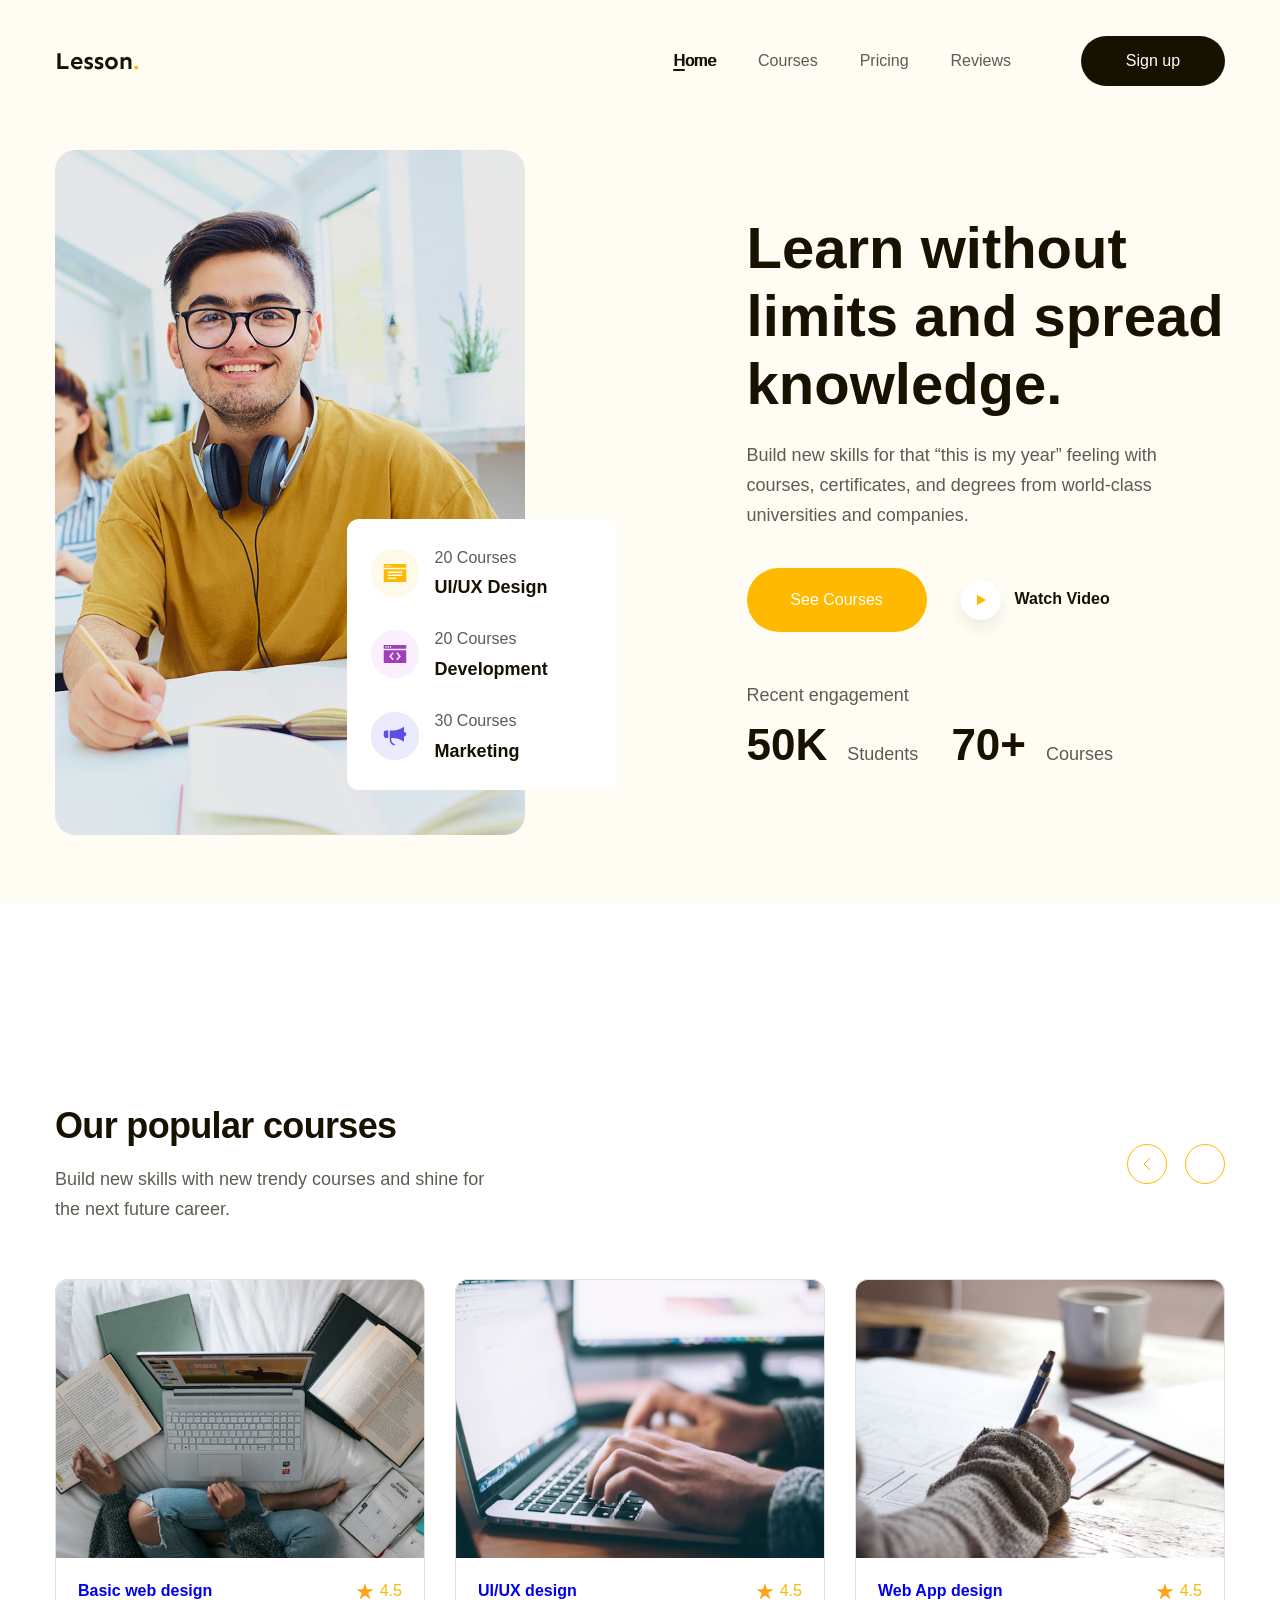
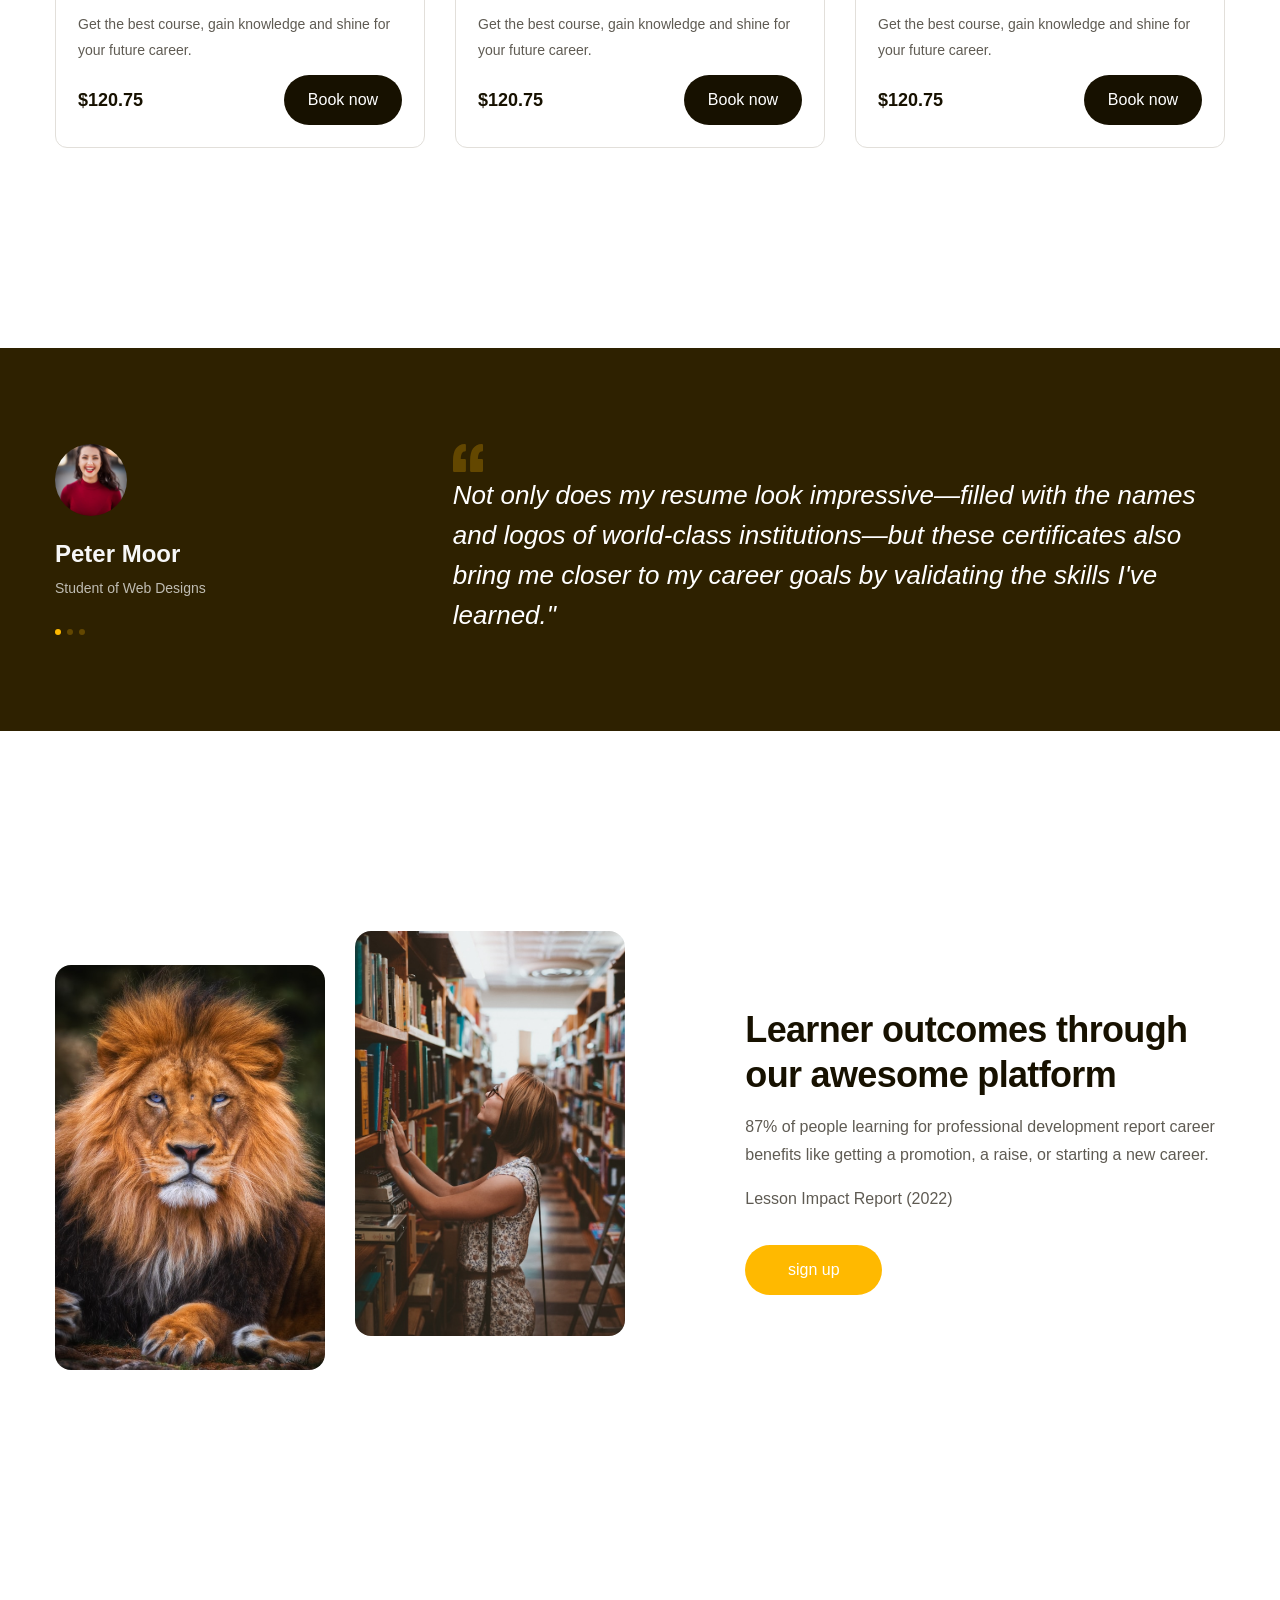
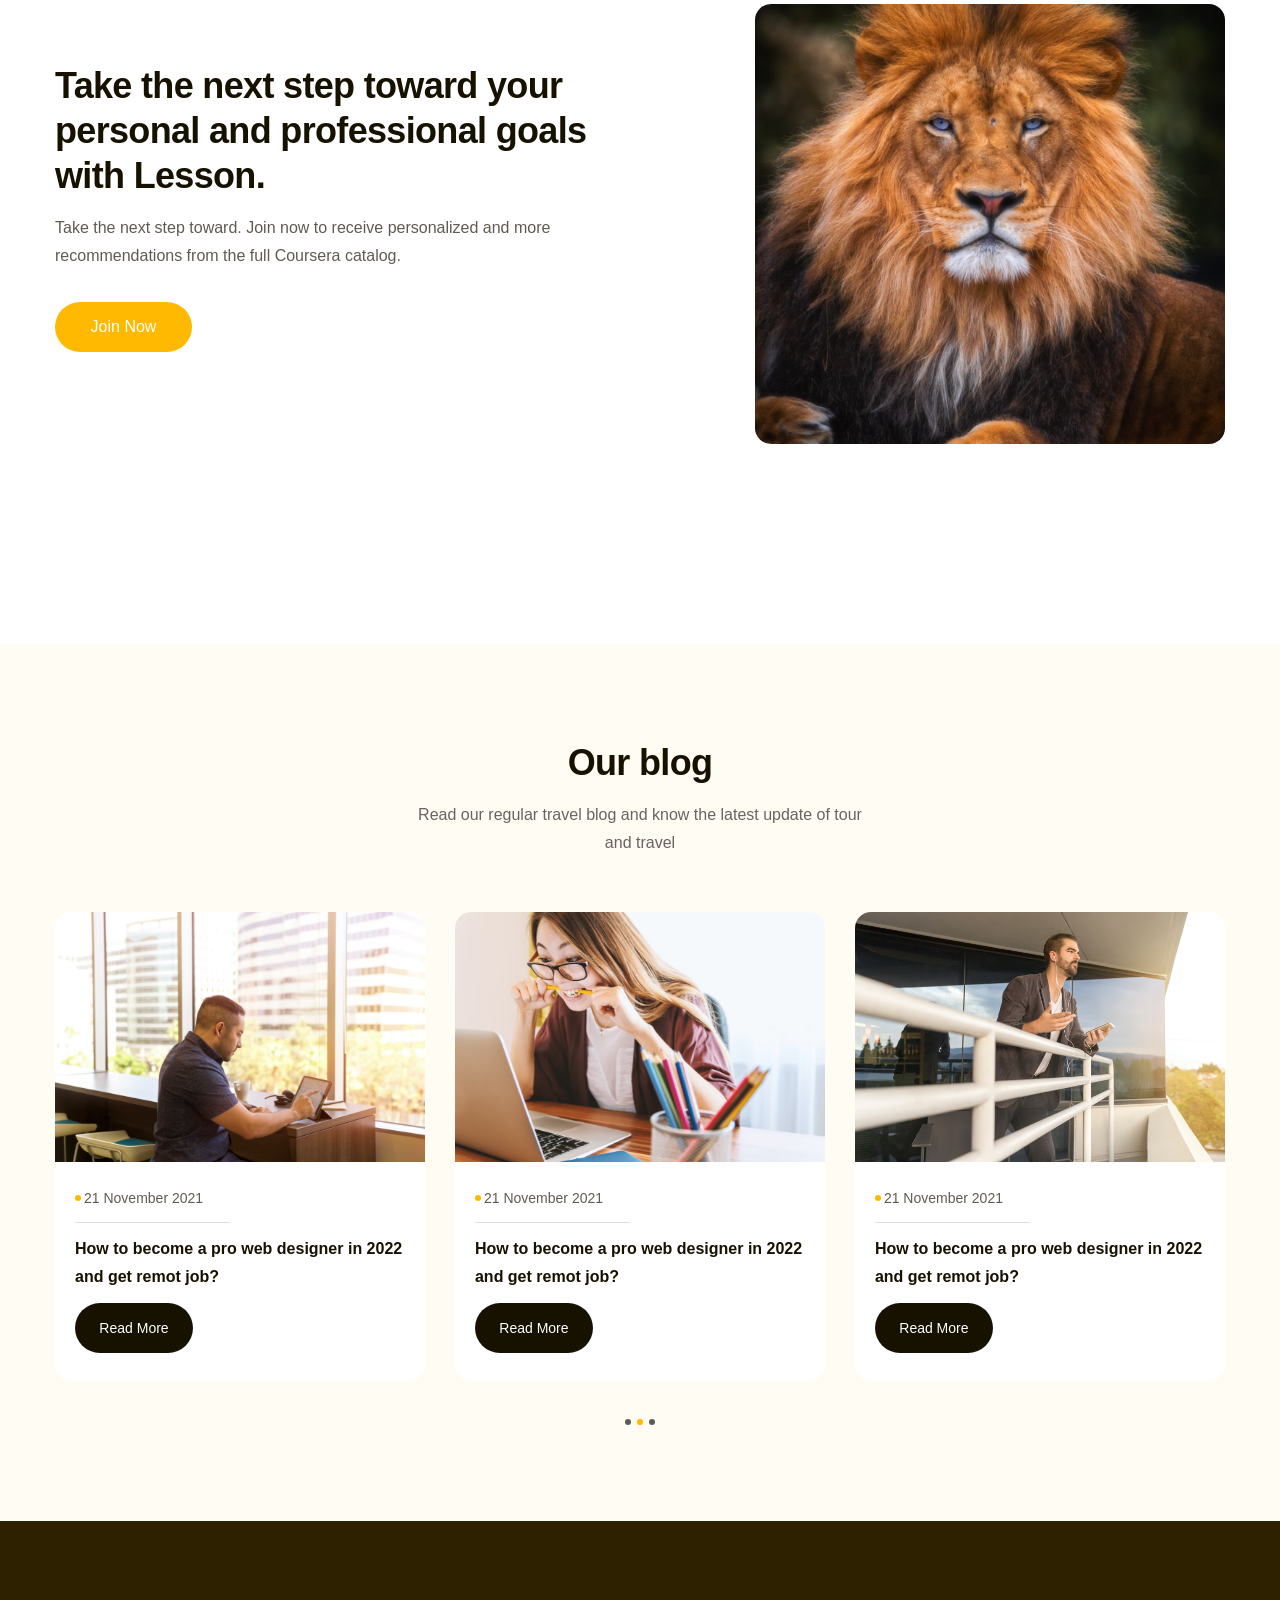
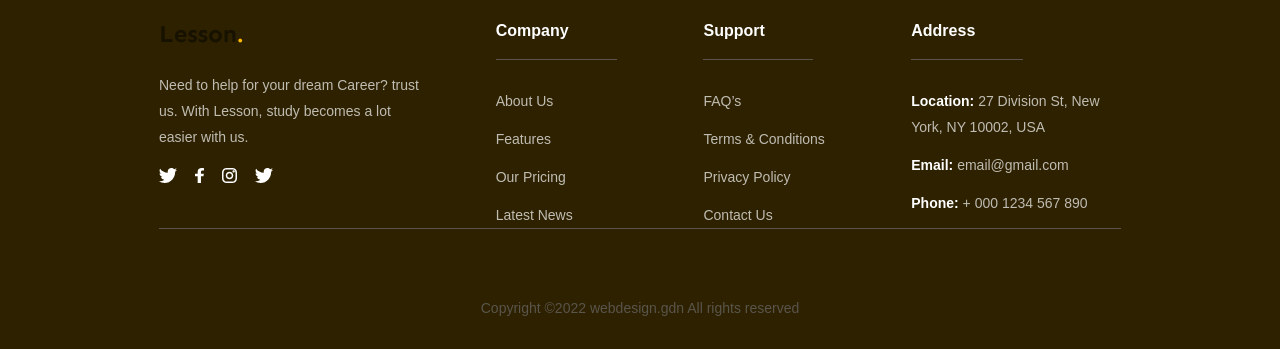
<file: 90.1 Project 01/index.html>
<!DOCTYPE html>
<html lang="en">
  <head>
    <meta charset="UTF-8" />
    <meta name="viewport" content="width=device-width, initial-scale=1.0" />
    <link rel="stylesheet" href="/assets/css/resert.css" />
    <link rel="stylesheet" href="/assets/css/style.css" />
    <title>Document</title>
  </head>
  <body>
    <!-- tạo phần header -->
    <header class="header fixed">
      <div class="main-content">
        <div class="body">
          <!-- logo -->
          <img src="/assets/img/Logo.png" alt="logo" class="logo" />

          <!-- nav -->
          <nav class="nav">
            <ul>
              <li class="active">
                <a href="#!">Home</a>
              </li>
              <li>
                <a href="#!">Courses</a>
              </li>
              <li>
                <a href="#!">Pricing</a>
              </li>
              <li>
                <a href="#!">Reviews</a>
              </li>
            </ul>
          </nav>

          <!-- btn action -->
          <div class="action">
            <a href="#!" class="btn btn-sign-up">Sign up</a>
          </div>
        </div>
      </div>
    </header>
    <!-- tạo main -->
    <main>
      <!--  tạo phần hero -->
      <div class="hero">
        <div class="main-content">
          <div class="body">
            <!-- hero left -->
            <div class="media-block">
              <img
                class="img"
                src="/assets/img/hero-img.png"
                alt="Learn without limits and spread knowledge."
              />
              <div class="hero-sumary">
                <!-- item 1 -->
                <div class="item">
                  <div class="icon">
                    <img src="./assets/icon/design.svg" alt="des" />
                  </div>
                  <div class="info">
                    <p class="label">20 Courses</p>
                    <p class="title">UI/UX Design</p>
                  </div>
                </div>
                <!-- item 2 -->
                <div class="item">
                  <div class="icon icon2">
                    <img src="./assets/icon/development.svg" alt="dev" />
                  </div>
                  <div class="info">
                    <p class="label">20 Courses</p>
                    <p class="title">Development</p>
                  </div>
                </div>
                <!-- item 3 -->
                <div class="item">
                  <div class="icon icon3">
                    <img src="./assets/icon/marketing.svg" alt="marketing" />
                  </div>
                  <div class="info">
                    <p class="label">30 Courses</p>
                    <p class="title">Marketing</p>
                  </div>
                </div>
              </div>
            </div>

            <!-- hero right -->
            <div class="content-block">
              <h1 class="heading">
                Learn without limits and spread knowledge.
              </h1>
              <p class="desc">
                Build new skills for that “this is my year” feeling with
                courses, certificates, and degrees from world-class universities
                and companies.
              </p>
              <div class="cta-group">
                <a href="#!" class="btn hero-cta">See Courses</a>
                <button class="watch-video">
                  <div class="icon">
                    <img src="/assets/icon/play.svg" alt="play" />
                  </div>
                  <span>Watch Video</span>
                </button>
              </div>
              <p class="desc desc-recent">Recent engagement</p>
              <p class="desc stats">
                <strong>50K</strong> Students <strong>70+</strong> Courses
              </p>
            </div>
          </div>
        </div>
      </div>
      <!-- popular -->
      <div class="popular">
        <div class="main-content">
          <!-- popular top -->
          <div class="popular-top">
            <!-- popular right -->
            <div class="info">
              <h2 class="heading heading-lv2">Our popular courses</h2>
              <p class="desc">
                Build new skills with new trendy courses and shine for the next
                future career.
              </p>
            </div>
            <!-- popular left -->
            <div class="controls">
              <button class="controls-btn">
                <img src="./assets/icon/phai.svg" alt="trái" />
              </button>
              <button class="controls-btn">
                <img src="./assets/icon/trai.svg" alt="phải" />
              </button>
            </div>
          </div>
          <!-- popular bottoom -->
          <div class="course-list">
            <!-- item 1 -->
            <div class="course-item">
              <a href="#!"
                ><img
                  src="./assets/img/srcot1.jpg"
                  alt="Basic web design"
                  class="thumb"
              /></a>
              <div class="info">
                <div class="head">
                  <h3 class="title">
                    <a class="line-clamp" href="#!">Basic web design</a>
                  </h3>
                  <div class="ratting">
                    <img
                      src="./assets/icon/start.svg"
                      alt="star"
                      class="star"
                    />
                    <span class="value">4.5</span>
                  </div>
                </div>
                <p class="desc line-clamp line2">
                  Get the best course, gain knowledge and shine for your future
                  career.
                </p>
                <div class="foot">
                  <span class="price">$120.75</span>
                  <button class="btn btn-book">Book now</button>
                </div>
              </div>
            </div>
            <!-- item 2 -->
            <div class="course-item">
              <a href="#!"
                ><img
                  src="./assets/img/srcot2.jpg"
                  alt="UI/UX design"
                  class="thumb"
              /></a>
              <div class="info">
                <div class="head">
                  <h3 class="title">
                    <a class="line-clamp" href="#!">UI/UX design</a>
                  </h3>
                  <div class="ratting">
                    <img
                      src="./assets/icon/start.svg"
                      alt="star"
                      class="star"
                    />
                    <span class="value">4.5</span>
                  </div>
                </div>
                <p class="desc line-clamp line2">
                  Get the best course, gain knowledge and shine for your future
                  career.
                </p>
                <div class="foot">
                  <span class="price">$120.75</span>
                  <button class="btn btn-book">Book now</button>
                </div>
              </div>
            </div>
            <!-- item 3 -->
            <div class="course-item">
              <a href="#!"
                ><img
                  src="./assets/img/srcot3.jpg"
                  alt="Web App design"
                  class="thumb"
              /></a>
              <div class="info">
                <div class="head">
                  <h3 class="title">
                    <a class="line-clamp" href="#!">Web App design</a>
                  </h3>
                  <div class="ratting">
                    <img
                      src="./assets/icon/start.svg"
                      alt="star"
                      class="star"
                    />
                    <span class="value">4.5</span>
                  </div>
                </div>
                <p class="desc line-clamp line2">
                  Get the best course, gain knowledge and shine for your future
                  career.
                </p>
                <div class="foot">
                  <span class="price">$120.75</span>
                  <button class="btn btn-book">Book now</button>
                </div>
              </div>
            </div>
          </div>
        </div>
      </div>
      <!-- feed back -->
      <div class="feedback">
        <div class="main-content">
          <div class="feedback-list">
            <!-- item feed 1 -->
            <div class="feedback-item">
              <!-- khối bến trái -->
              <div class="info">
                <img
                  src="./assets/img/ava1.jpg"
                  alt="Peter Moor"
                  class="avatar"
                />
                <p class="member-name">Peter Moor</p>
                <p class="desc">Student of Web Designs</p>
                <div class="dots">
                  <span class="dot active"></span>
                  <span class="dot"></span>
                  <span class="dot"></span>
                </div>
              </div>

              <!-- khối  bên phải -->
              <div class="content">
                <img
                  src="./assets/icon/oppen-quote.svg"
                  alt=""
                  class="open-quotes"
                />
                <blockquote>
                  Not only does my resume look impressive—filled with the names
                  and logos of world-class institutions—but these certificates
                  also bring me closer to my career goals by validating the
                  skills I've learned."
                </blockquote>
              </div>
            </div>
            <!-- item feed 2 -->
            <div class="feedback-item">
              <!-- khối bến trái -->
              <div class="info">
                <img
                  src="./assets/img/ava2.jpg"
                  alt="Peter Moor"
                  class="avatar"
                />
                <p class="member-name">Peter Moor</p>
                <p class="desc">Student of Web Designs</p>
                <div class="dots">
                  <span class="dot"></span>
                  <span class="dot active"></span>
                  <span class="dot"></span>
                </div>
              </div>

              <!-- khối  bên phải -->
              <div class="content">
                <img
                  src="./assets/icon/oppen-quote.svg"
                  alt=""
                  class="open-quotes"
                />
                <blockquote>
                  Not only does my resume look impressive—filled with the names
                  and logos of world-class institutions—but these certificates
                  also bring me closer to my career goals by validating the
                  skills I've learned."
                </blockquote>
              </div>
            </div>
            <!-- item feed 3 -->
            <div class="feedback-item">
              <!-- khối bến trái -->
              <div class="info">
                <img
                  src="./assets/img/ava3.jpg"
                  alt="Peter Moor"
                  class="avatar"
                />
                <p class="member-name">Peter Moor</p>
                <p class="desc">Student of Web Designs</p>
                <div class="dots">
                  <span class="dot"></span>
                  <span class="dot"></span>
                  <span class="dot active"></span>
                </div>
              </div>

              <!-- khối  bên phải -->
              <div class="content">
                <img
                  src="./assets/icon/oppen-quote.svg"
                  alt=""
                  class="open-quotes"
                />
                <blockquote>
                  Not only does my resume look impressive—filled with the names
                  and logos of world-class institutions—but these certificates
                  also bring me closer to my career goals by validating the
                  skills I've learned."
                </blockquote>
              </div>
            </div>
          </div>
        </div>
      </div>
      <!-- features 1-->
      <div class="features">
        <div class="main-content">
          <div class="body">
            <div class="images">
              <img class="lower" src="./assets/img/feature1.jpg" alt="lion" />
              <img src="./assets/img/feature2.jpg" alt="learn" />
            </div>
            <div class="content">
              <h2 class="heading-lv2">
                Learner outcomes through our awesome platform
              </h2>
              <p class="desc">
                87% of people learning for professional development report
                career benefits like getting a promotion, a raise, or starting a
                new career.
              </p>
              <p class="desc">Lesson Impact Report (2022)</p>
              <a href="#!" class="btn cta-btn">sign up</a>
            </div>
          </div>
        </div>
      </div>
      <!-- features 2 -->
      <div class="features features-2nd">
        <div class="main-content">
          <div class="body">
            <div class="images">
              <img class="lower" src="./assets/img/feature1.jpg" alt="lion" />
            </div>
            <div class="content">
              <h2 class="heading-lv2">
                Take the next step toward your personal and professional goals
                with Lesson.
              </h2>
              <p class="desc">
                Take the next step toward. Join now to receive personalized and
                more recommendations from the full Coursera catalog.
              </p>

              <a href="#!" class="btn cta-btn">Join Now</a>
            </div>
          </div>
        </div>
      </div>
      <div class="blogs">
        <div class="main-content">
          <div class="blog-top">
            <h2 class="heading-lv2">Our blog</h2>
            <p class="desc">
              Read our regular travel blog and know the latest update of tour
              and travel
            </p>
          </div>
          <div class="blog-list">
            <!-- item blog 1 -->
            <div class="blog-item">
              <a href="#!"
                ><img
                  class="thumb"
                  src="./assets/img/blog1.svg"
                  alt="How to become a pro web designer in 2022 and get remot job?"
              /></a>
              <div class="info">
                <span class="date">21 November 2021</span>
                <a href="#!"
                  ><h3 class="title">
                    How to become a pro web designer in 2022 and get remot job?
                  </h3></a
                >
                <a href="#!" class="btn">Read More</a>
              </div>
            </div>
            <!-- item blog 2 -->
            <div class="blog-item">
              <a href="#!"
                ><img
                  class="thumb"
                  src="./assets/img/blog2.svg"
                  alt="How to become a pro web designer in 2022 and get remot job?"
              /></a>
              <div class="info">
                <span class="date">21 November 2021</span>
                <a href="#!"
                  ><h3 class="title">
                    How to become a pro web designer in 2022 and get remot job?
                  </h3></a
                >
                <a href="#!" class="btn">Read More</a>
              </div>
            </div>
            <!-- item blog 3 -->
            <div class="blog-item">
              <a href="#!"
                ><img
                  class="thumb"
                  src="./assets/img/blog3.svg"
                  alt="How to become a pro web designer in 2022 and get remot job?"
              /></a>
              <div class="info">
                <span class="date">21 November 2021</span>
                <a href="#!"
                  ><h3 class="title">
                    How to become a pro web designer in 2022 and get remot job?
                  </h3></a
                >
                <a href="#!" class="btn">Read More</a>
              </div>
            </div>
            <!-- item blog 4 -->
            <div class="blog-item">
              <a href="#!"
                ><img
                  class="thumb"
                  src="./assets/img/blog1.svg"
                  alt="How to become a pro web designer in 2022 and get remot job?"
              /></a>
              <div class="info">
                <span class="date">21 November 2021</span>
                <a href="#!"
                  ><h3 class="title">
                    How to become a pro web designer in 2022 and get remot job?
                  </h3></a
                >
                <a href="#!" class="btn">Read More</a>
              </div>
            </div>
            <!-- item blog 5 -->
            <div class="blog-item">
              <a href="#!"
                ><img
                  class="thumb"
                  src="./assets/img/blog2.svg"
                  alt="How to become a pro web designer in 2022 and get remot job?"
              /></a>
              <div class="info">
                <span class="date">21 November 2021</span>
                <a href="#!"
                  ><h3 class="title">
                    How to become a pro web designer in 2022 and get remot job?
                  </h3></a
                >
                <a href="#!" class="btn">Read More</a>
              </div>
            </div>
            <!-- item blog 6 -->
            <div class="blog-item">
              <a href="#!"
                ><img
                  class="thumb"
                  src="./assets/img/blog3.svg"
                  alt="How to become a pro web designer in 2022 and get remot job?"
              /></a>
              <div class="info">
                <span class="date">21 November 2021</span>
                <a href="#!"
                  ><h3 class="title">
                    How to become a pro web designer in 2022 and get remot job?
                  </h3></a
                >
                <a href="#!" class="btn">Read More</a>
              </div>
            </div>
            <!-- item blog 7 -->
            <div class="blog-item">
              <a href="#!"
                ><img
                  class="thumb"
                  src="./assets/img/blog1.svg"
                  alt="How to become a pro web designer in 2022 and get remot job?"
              /></a>
              <div class="info">
                <span class="date">21 November 2021</span>
                <a href="#!"
                  ><h3 class="title">
                    How to become a pro web designer in 2022 and get remot job?
                  </h3></a
                >
                <a href="#!" class="btn">Read More</a>
              </div>
            </div>
            <!-- item blog 8 -->
            <div class="blog-item">
              <a href="#!"
                ><img
                  class="thumb"
                  src="./assets/img/blog2.svg"
                  alt="How to become a pro web designer in 2022 and get remot job?"
              /></a>
              <div class="info">
                <span class="date">21 November 2021</span>
                <a href="#!"
                  ><h3 class="title">
                    How to become a pro web designer in 2022 and get remot job?
                  </h3></a
                >
                <a href="#!" class="btn">Read More</a>
              </div>
            </div>
            <!-- item blog 9 -->
            <div class="blog-item">
              <a href="#!"
                ><img
                  class="thumb"
                  src="./assets/img/blog3.svg"
                  alt="How to become a pro web designer in 2022 and get remot job?"
              /></a>
              <div class="info">
                <span class="date">21 November 2021</span>
                <a href="#!"
                  ><h3 class="title">
                    How to become a pro web designer in 2022 and get remot job?
                  </h3></a
                >
                <a href="#!" class="btn">Read More</a>
              </div>
            </div>
          </div>
          <div class="dots">
            <span class="dot"></span>
            <span class="dot active"></span>
            <span class="dot"></span>
          </div>
        </div>
      </div>
    </main>
    <!-- footer -->
    <footer class="footer">
      <div class="main-content">
        <div class="row">
          <!-- coulum 1 -->
          <div class="coulum">
            <img src="./assets/img/Logo.png" alt="logo" class="logo" />
            <p class="desc">
              Need to help for your dream Career? trust us. With Lesson, study
              becomes a lot easier with us.
            </p>
            <div class="social">
              <a href=""
                ><img src="./assets/img/twitter.svg" alt="" class="icon"
              /></a>
              <a href=""
                ><img src="./assets/img/Facebook.svg" alt="" class="icon"
              /></a>
              <a href=""
                ><img src="./assets/img/instagram.svg" alt="" class="icon"
              /></a>
              <a href=""
                ><img src="./assets/img/twitter.svg" alt="" class="icon"
              /></a>
            </div>
          </div>
          <!-- coulum 2 -->
          <div class="coulum">
            <h3 class="title">Company</h3>
            <ul class="list">
              <li>
                <a href="#!">About Us</a>
              </li>
              <li>
                <a href="#!">Features</a>
              </li>
              <li>
                <a href="#!">Our Pricing</a>
              </li>
              <li>
                <a href="#!">Latest News</a>
              </li>
            </ul>
          </div>
          <!-- coulum 3 -->
          <div class="coulum">
            <h3 class="title">Support</h3>
            <ul class="list">
              <li>
                <a href="#!">FAQ’s</a>
              </li>
              <li>
                <a href="#!">Terms & Conditions</a>
              </li>
              <li>
                <a href="#!">Privacy Policy</a>
              </li>
              <li>
                <a href="#!">Contact Us</a>
              </li>
            </ul>
          </div>
          <!-- coulum 4 -->
          <div class="coulum">
            <h3 class="title">Address</h3>
            <ul class="list">
              <li>
                <a href="#!"
                  ><strong>Location: </strong>27 Division St, New York, NY
                  10002, USA</a
                >
              </li>
              <li>
                <a href="#!"><strong>Email:</strong> email@gmail.com</a>
              </li>
              <li>
                <a href="#!"><strong>Phone:</strong> + 000 1234 567 890</a>
              </li>
            </ul>
          </div>
        </div>
        <div class="copyright">
          <p>Copyright ©2022 webdesign.gdn All rights reserved</p>
        </div>
      </div>
    </footer>
  </body>
</html>
</file>
<file: assets/css/resert.css>
html,
body,
div,
span,
applet,
object,
iframe,
h1,
h2,
h3,
h4,
h5,
h6,
p,
blockquote,
pre,
a,
abbr,
acronym,
address,
big,
cite,
code,
del,
dfn,
em,
img,
ins,
kbd,
q,
s,
samp,
small,
strike,
strong,
sub,
sup,
tt,
var,
b,
u,
i,
center,
dl,
dt,
dd,
ol,
ul,
li,
fieldset,
form,
label,
legend,
table,
caption,
tbody,
tfoot,
thead,
tr,
th,
td,
article,
aside,
canvas,
details,
embed,
figure,
figcaption,
footer,
header,
hgroup,
menu,
nav,
output,
ruby,
section,
summary,
time,
mark,
audio,
video {
  margin: 0;
  padding: 0;
  border: 0;
  font-size: 100%;
  font: inherit;
  vertical-align: baseline;
}
/* HTML5 display-role reset for older browsers */
article,
aside,
details,
figcaption,
figure,
footer,
header,
hgroup,
menu,
nav,
section {
  display: block;
}
body {
  line-height: 1;
}
ol,
ul {
  list-style: none;
}
blockquote,
q {
  quotes: none;
}
blockquote:before,
blockquote:after,
q:before,
q:after {
  content: "";
  content: none;
}
table {
  border-collapse: collapse;
  border-spacing: 0;
}
</file>
<file: assets/css/style.css>
* {
  box-sizing: border-box;
}

:root {
  --font-heading: "Sen", sans-serif;
  --primary-color: #ffb900;
}

html {
  font-size: 62.5%;
}

body {
  font-size: 1.6rem;
  font-family: "Poppins", sans-serif;
}

/* -----------COMMON-------- */

a {
  text-decoration: none;
}

.heading-lv2 {
  font-family: var(--font-heading);
  font-size: 3.6rem;
  font-weight: 700;
  line-height: 1.25;
  color: #171100;
  letter-spacing: -0.67px;
}

.dot {
  cursor: pointer;
}

.btn {
  display: inline-block;
  min-width: 118px;
  padding: 0 16px;
  line-height: 50px;
  color: #fff;
  text-align: center;
  font-size: 1.6rem;
  font-weight: 600px;
  border-radius: 999px;
  background-color: #171100;
}

.btn:hover {
  opacity: 0.9;
  cursor: pointer;
}

.main-content {
  width: 1170px;
  max-width: calc(100% - 48px);
  margin-left: auto;
  margin-right: auto;
}

.line-clamp {
  display: -webkit-box;
  -webkit-line-clamp: var(--line-clamp, 1);
  -webkit-box-orient: vertical;
  overflow: hidden;
}

.line-clamp.line2 {
  --line-clamp: 2;
}

/* ------- header ------  */

.header {
  background: #fffcf4;
}
.header.fixed {
  position: sticky;
  top: -28px;
}

.header .body {
  display: flex;
  align-items: center;
  padding: 36px 0 8px;
}

.nav {
  margin-left: auto;
}

.nav ul {
  display: flex;
}
.nav a {
  color: #5f5b53;
  font-size: 1.6rem;
  line-height: 1.75;
  /* background-color: blue; */
  padding: 8px 21px;
  position: relative;
}

.nav li.active a,
.nav a:hover {
  color: #171100;
  /* font-weight: 600px; */
  text-shadow: 1px 0 0 currentColor;
}

.nav li.active a::after {
  position: absolute;
  left: 21px;
  bottom: 6px;
  display: block;
  content: "";
  width: 12px;
  height: 2px;
  border-radius: 1px;
  background-color: #171100;
}

.header .btn-sign-up {
  min-width: 144px;
}

.header .action {
  margin-left: 49px;
}

/* ----- hero ----- */
.hero {
  padding: 56px 0 65px;
  background-color: #fffcf4;
}

.hero .body {
  display: flex;
}

/* --- hero left ---- */
.hero .media-block {
  width: 48%;
  position: relative;
}

.hero .media-block .img {
  width: 470px;
  height: 685px;
  border-radius: 20px;
  object-fit: cover;
  /* opacity: 1; */
}

.hero .hero-sumary {
  padding: 24px;
  width: 270px;
  position: absolute;
  bottom: 48px;
  right: 0;
  border-radius: 12px;
  background: #fff;
  box-shadow: o 16px 32px 0 rgba(0, 0, 0, 0.5);
}

.hero-sumary .item {
  display: flex;
  align-items: center;
}

.hero-sumary .item + .item {
  margin-top: 22px;
}

.hero-sumary .icon {
  width: 48px;
  height: 48px;
  border-radius: 50%;
  display: flex;
  justify-content: center;
  align-items: center;
  background-color: #fff9e8;
}

.hero-sumary .icon2 {
  background-color: #fcefff;
}

.hero-sumary .icon3 {
  background-color: #ebeabf;
}

.hero-sumary .info {
  margin-left: 16px;
}

.hero-sumary .label {
  color: #5f5b53;
  font-size: 1.6rem;
  line-height: 1.86;
}

.hero-sumary .title {
  color: #171100;
  font-size: 1.8rem;
  font-weight: 600;
  line-height: 1.67;
}

/* --- hero right ----- */
.hero .content-block {
  width: 52%;
  padding-left: 130px;
  padding-top: 64px;
}

.hero .heading {
  color: #171100;
  font-family: var(--font-heading);
  font-size: 5.8rem;
  font-weight: 700;
  line-height: 1.17;
}

.hero .desc {
  color: #5f5b53;
  font-size: 1.8rem;
  line-height: 1.67;
  margin-top: 22px;
}

.hero .cta-group {
  margin-top: 38px;
  display: flex;
  align-items: center;
}

.hero .hero-cta {
  min-width: 180px;
  line-height: 64px;
  background: var(--primary-color);
}

.hero .watch-video {
  margin-left: 28px;
  border: none;
  background: transparent;
  display: flex;
  align-items: center;
}

.hero .watch-video .icon {
  display: flex;
  align-items: center;
  justify-content: center;
  width: 40px;
  height: 40px;
  border-radius: 40px;
  background: #fff;
  box-shadow: 0 8px 16px 0 rgba(0, 0, 0, 0.07);
  margin-right: 14px;
}

.hero .watch-video span {
  color: #171100;
  font-size: 1.6rem;
  font-weight: 600;
  line-height: 1.67;
}

.hero .stats {
  margin-top: 8px;
}

.hero .desc-recent {
  margin-top: 48px;
}

.hero .stats strong {
  color: #171100;
  font-family: var(--font-heading);
  font-size: 4.4rem;
  font-weight: 700;
  line-height: 1.23;
  margin-right: 15px;
}
.hero .stats strong:nth-child(2) {
  margin-left: 28px;
}

/* --- popular ---- */
.popular {
  padding: 65px 0;

  margin-top: 135px;
}

.popular-top .desc {
  margin-top: 16px;
  width: 458px;
  color: #5f5b53;
  font-size: 1.8rem;
  line-height: 1.67;
}

.popular-top {
  display: flex;
  justify-content: space-between;
}

.popular-top .controls {
  display: flex;
  align-items: center;
  gap: 18px;
}

.popular-top .controls-btn {
  display: flex;
  justify-content: center;
  align-items: center;
  width: 40px;
  height: 40px;
  border-radius: 50%;
  background: transparent;
  color: var(--primary-color);
  border: 1px solid #ffb900;
}

.popular-top .controls-btn:hover {
  background: var(--primary-color);
  color: #fff;
  cursor: pointer;
}

/* popular bottom */

.popular .course-list {
  display: flex;
  gap: 30px;
  margin-top: 55px;
}
.popular .course-item {
  flex: 1;
  border-radius: 12px;
  border: 1px solid #e2dfda;
  background: #fff;
}

.popular .course-item:hover {
  border: 1px solid transparent;
  border-radius: 12px;
  background: #fff;
  box-shadow: 0 18px 36px 0 rgba(0 0 0 0.05);
}

.popular .course-item .thumb {
  border-radius: 12px 12px 0 0;
  width: 100%;
  height: 278px;
  object-fit: cover;
}
.popular .course-item .info {
  padding: 16px 22px 22px;
}

.popular .course-item .foot,
.popular .course-item .ratting,
.popular .course-item .head {
  display: flex;
  justify-content: space-between;
  align-items: center;
}

.popular .course-item .title {
  color: #171100;
  font-size: 1.6rem;
  font-weight: 600;
  line-height: 1.67;
}

.popular .ratting .value {
  margin-left: 6px;
  color: var(--primary-color);
  font-size: 16px;
  line-height: 1.75;
}

.popular .course-item .desc {
  margin-top: 6px;
  color: #5f5b53;
  font-size: 1.4rem;
  line-height: 1.86;
}

.popular .course-item .foot {
  margin-top: 12px;
}

.popular .course-item .price {
  color: #171100;
  font-size: 1.8rem;
  font-weight: 600;
  line-height: 1.67;
}

.popular .course-item .btn-book {
  border: none;
}

.popular .course-item .btn-book:hover {
  background: var(--primary-color);
}

/* ---------- feeedback ------------------ */
.feedback {
  padding: 96px 0;
  margin-top: 135px;
  background: #2e2100;
}

.feedback-item {
  width: 100%;
  display: flex;
  flex-shrink: 0;
}

.feedback-item .avatar {
  width: 72px;
  height: 72px;
  border-radius: 50%;
  object-fit: cover;
}

.feedback-item .info .member-name {
  margin-top: 18px;
  color: #f7f7f7;
  font-size: 2.4rem;
  font-weight: 700;
  font-family: var(--font-heading);
  line-height: 1.42;
}

.feedback-item .info .desc {
  margin-top: 4px;
  color: #bfbcb2;
  font-size: 1.4rem;
  line-height: 1.86;
}

.feedback-item .dots {
  display: flex;
  margin-top: 28px;
  gap: 6px;
}

.feedback-item .dot {
  width: 6px;
  height: 6px;
  border-radius: 50%;
  background: #634700;
  cursor: pointer;
}

.feedback-item .content {
  width: 66%;
  margin-left: auto;
}

.feedback-item blockquote {
  color: #fff;
  font-size: 2.6rem;
  font-style: italic;
  line-height: 1.54;
}

.feedback-item .dot.active {
  background-color: var(--primary-color);
}

.feedback-list {
  display: flex;
  overflow: hidden;
}

/* ------------------- feature  1 -------------- */
.features {
  padding: 65px 0;
  margin-top: 135px;
}

.features .body {
  display: flex;
  justify-content: space-between;
}

.features .images {
  display: flex;
  gap: 30px;
}

.features .images img {
  width: 270px;
  height: 405px;
  object-fit: cover;
  border-radius: 16px;
}

.features .lower {
  margin-top: 34px;
}

.features .content {
  width: 41%;
  display: flex;
  flex-direction: column;
  justify-content: center;
}

.features .desc {
  margin-top: 16px;
  font-size: 1.6rem;
  line-height: 1.75;
  color: #5f5b53;
}

.features .cta-btn {
  width: 137px;
  height: 50px;
  background: var(--primary-color);
  margin-top: 32px;
}

/* ------------------- feature 2 -------------- */

.features-2nd {
  margin-top: 70px;
}

.features-2nd .body {
  flex-direction: row-reverse;
}

.features-2nd .content {
  width: 49%;
}

.features-2nd .images img {
  width: 470px;
  height: 440px;
}

/* ------------------- blogs -------------- */
.blogs {
  margin-top: 135px;
  padding: 96px 0;
  background: #fffcf4;
}

.blogs .blog-top {
  text-align: center;
}
.blogs .blog-top .desc {
  width: 448px;
  color: #696262;
  font-size: 1.6rem;
  line-height: 1.75;
  margin: 16px auto 0;
}

.blogs .blog-list {
  overflow: hidden;
  display: flex;
  margin-top: 55px;
  gap: 30px;
}

.blogs .blog-item {
  flex-shrink: 0;
  width: calc(33.33% - 20px);
  background: #fff;
  border-radius: 16px;
}
.blogs .blog-item:hover {
  box-shadow: 0 16px 32px 0 rgba(0, 0, 0, 0.05);
}

.blogs .blog-item .thumb {
  width: 100%;
  height: 250px;
  object-fit: cover;
}
.blogs .blog-item .info {
  padding: 20px 20px 28px;
}

.blogs .blog-item .date {
  padding-bottom: 12px;
  position: relative;
  display: inline-flex;
  align-items: center;
  color: #5f5b53;
  font-size: 1.4rem;
  line-height: 1.86;
}

.blogs .blog-item .date::before {
  margin-right: 3px;
  content: "";
  display: inline-block;
  width: 6px;
  height: 6px;
  background: var(--primary-color);
  border-radius: 50%;
}

.blogs .blog-item .date::after {
  position: absolute;
  left: 0;
  bottom: 0;
  content: "";
  display: inline-block;
  right: -27px;
  height: 1px;
  background: #e2dfda;
  border-radius: 0.5px;
}

.blogs .blog-item .title {
  margin-top: 12px;
  color: #171100;
  font-size: 1.6rem;
  font-weight: 600;
  line-height: 1.75;
}

.blogs .blog-item .btn {
  margin-top: 12px;
  font-size: 1.4rem;
}

.blogs .blog-item .btn:hover {
  background: var(--primary-color);
  color: #fff;
}

.blogs .dots {
  display: flex;
  gap: 6px;
  justify-content: center;
  margin-top: 38px;
}

.blogs .dot {
  width: 6px;
  height: 6px;
  border-radius: 50%;
  background: #5f5b53;
}

.blogs .dot.active {
  background: var(--primary-color);
  cursor: default;
}

/* ---------------- foooter ----------------- */
.footer {
  background: #2e2100;
  padding: 96px 135px 0;
}

.footer .row {
  /* padding-bottom: 38px; */
  margin-bottom: 38px;
  border-bottom: 1px solid #59554b;
  display: flex;
}

.footer .row .coulum {
  width: 21.6%;
}

.footer .row .coulum:first-child {
  width: 35%;
}

.footer .row .desc {
  margin-top: 18px;
  max-width: 267px;
  color: #bfbcb2;
  font-size: 1.4rem;
  line-height: 1.86;
}

.footer .social {
  display: flex;
  gap: 18px;
  margin-top: 18px;
}

.footer .title {
  padding-bottom: 14px;
  padding-right: 48px;
  display: inline-block;
  border-bottom: 1px solid #59554b;
  color: #fff;
  font-size: 1.6rem;
  font-weight: 600;
  line-height: 1.75;
}

.footer .list {
  margin-top: 28px;
}

.footer .list a {
  display: inline-block;
  margin-bottom: 12px;
  color: #bfbcb2;
  font-size: 1.4rem;
  line-height: 1.86;
}

.footer .list li:last-child a {
  margin-bottom: 0;
}

.footer .list strong {
  color: #fff;
  font-size: 1.4rem;
  line-height: 1.86;
  font-weight: 600;
}

.footer .copyright {
  padding: 28px 0;
  color: #59554b;
  font-size: 1.4rem;
  text-align: center;
  line-height: 1.86;
}
</file>
